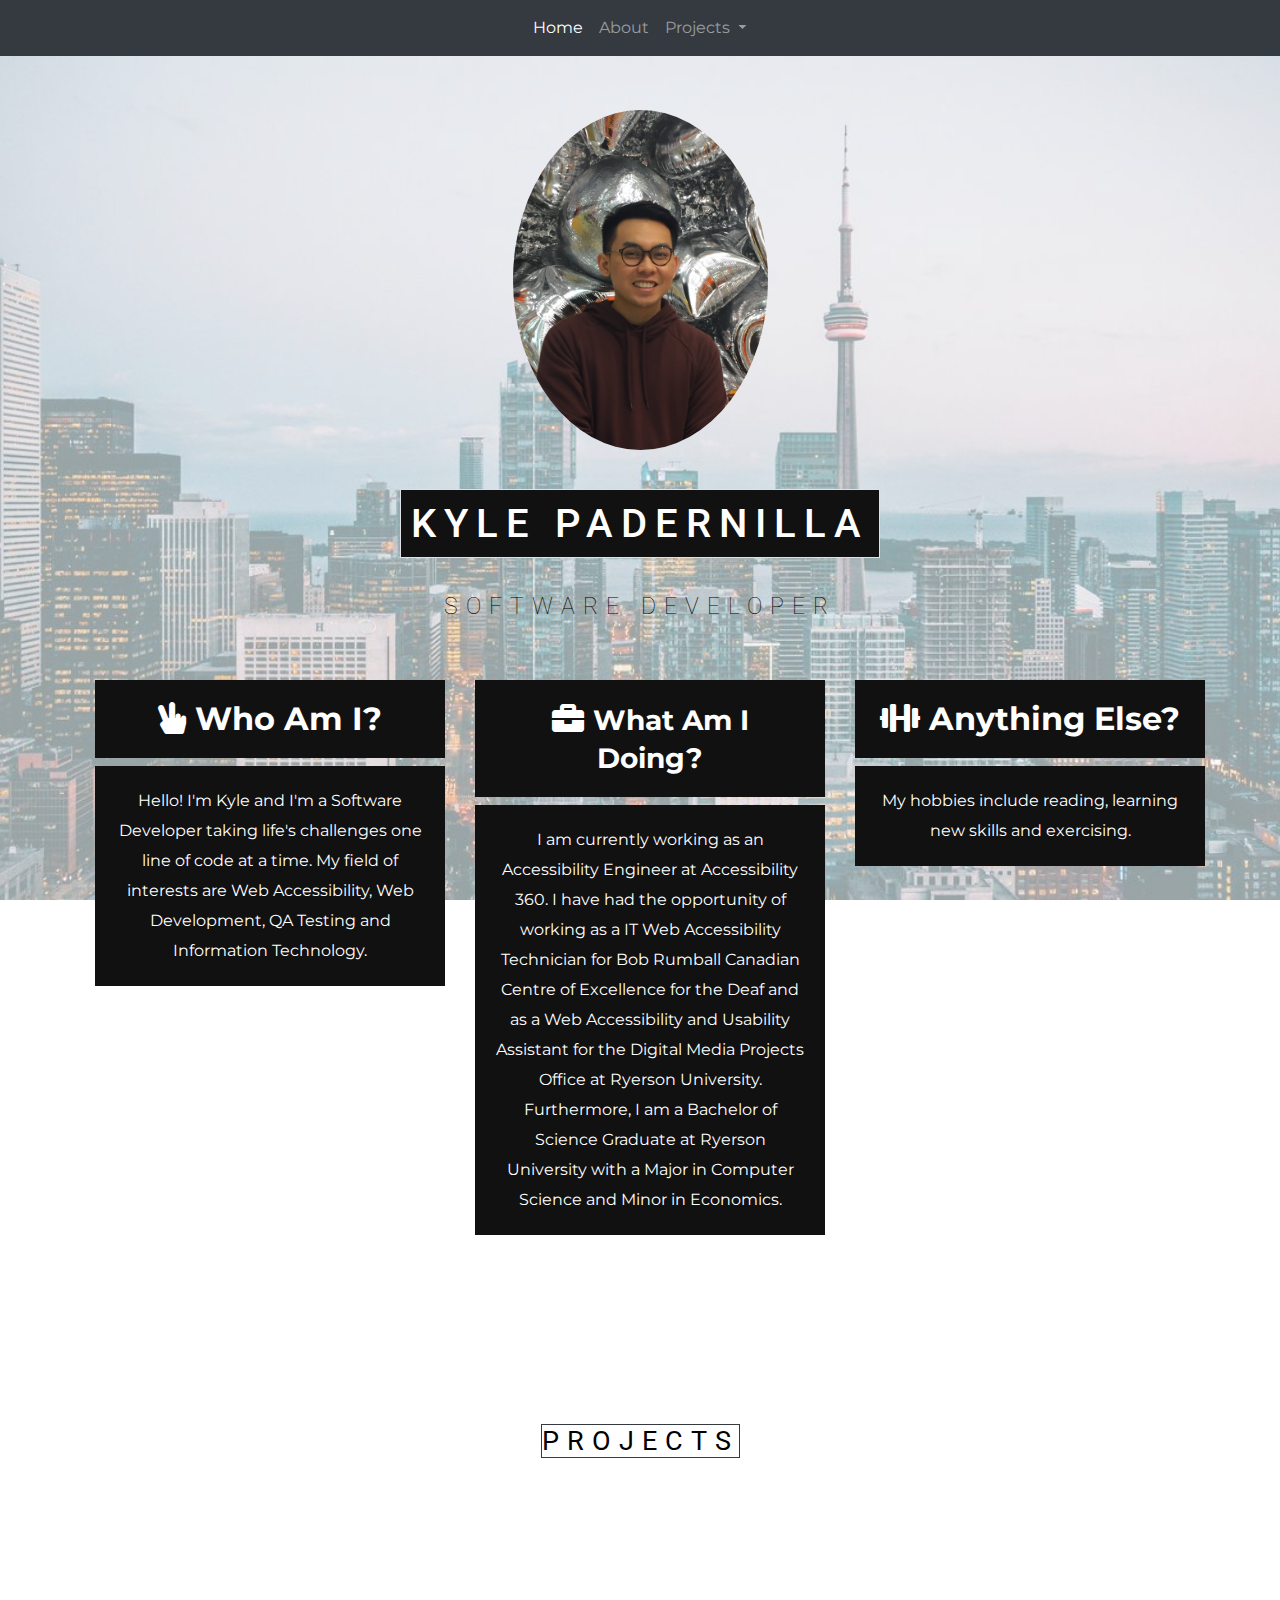
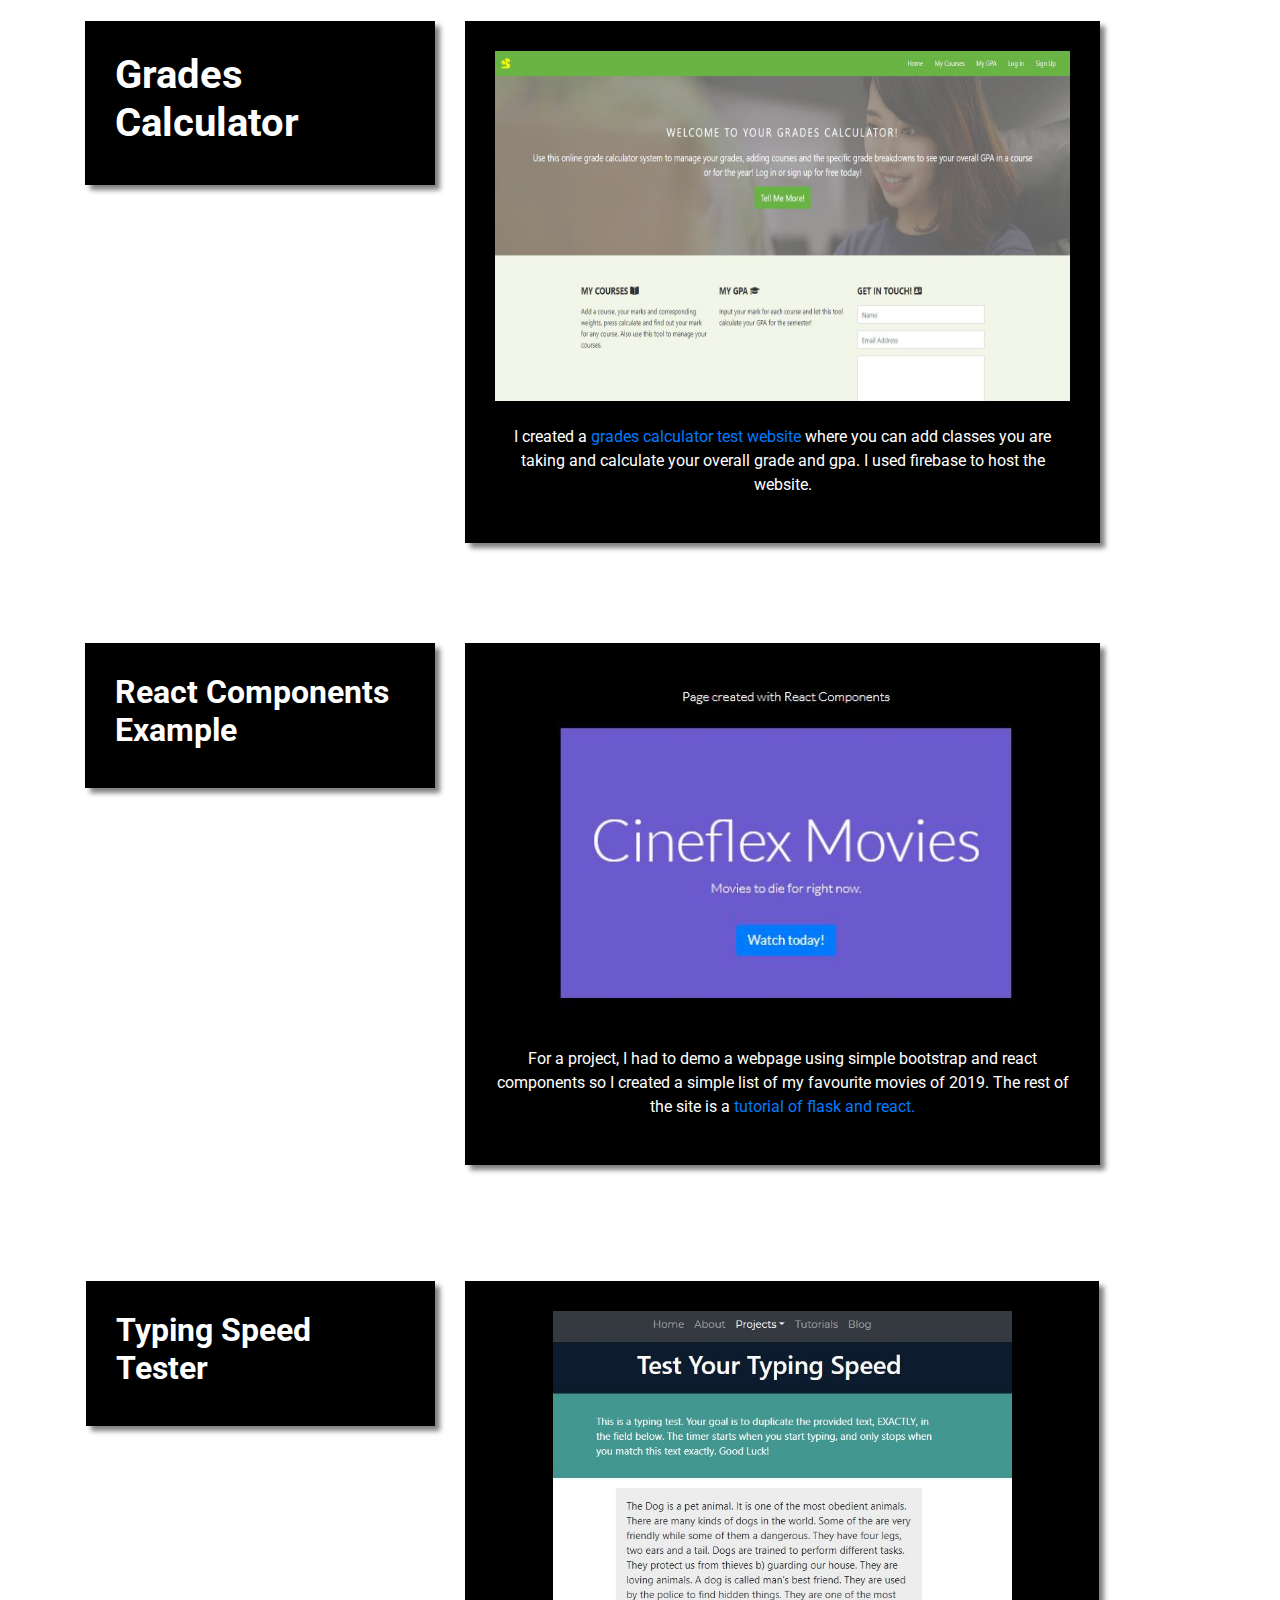
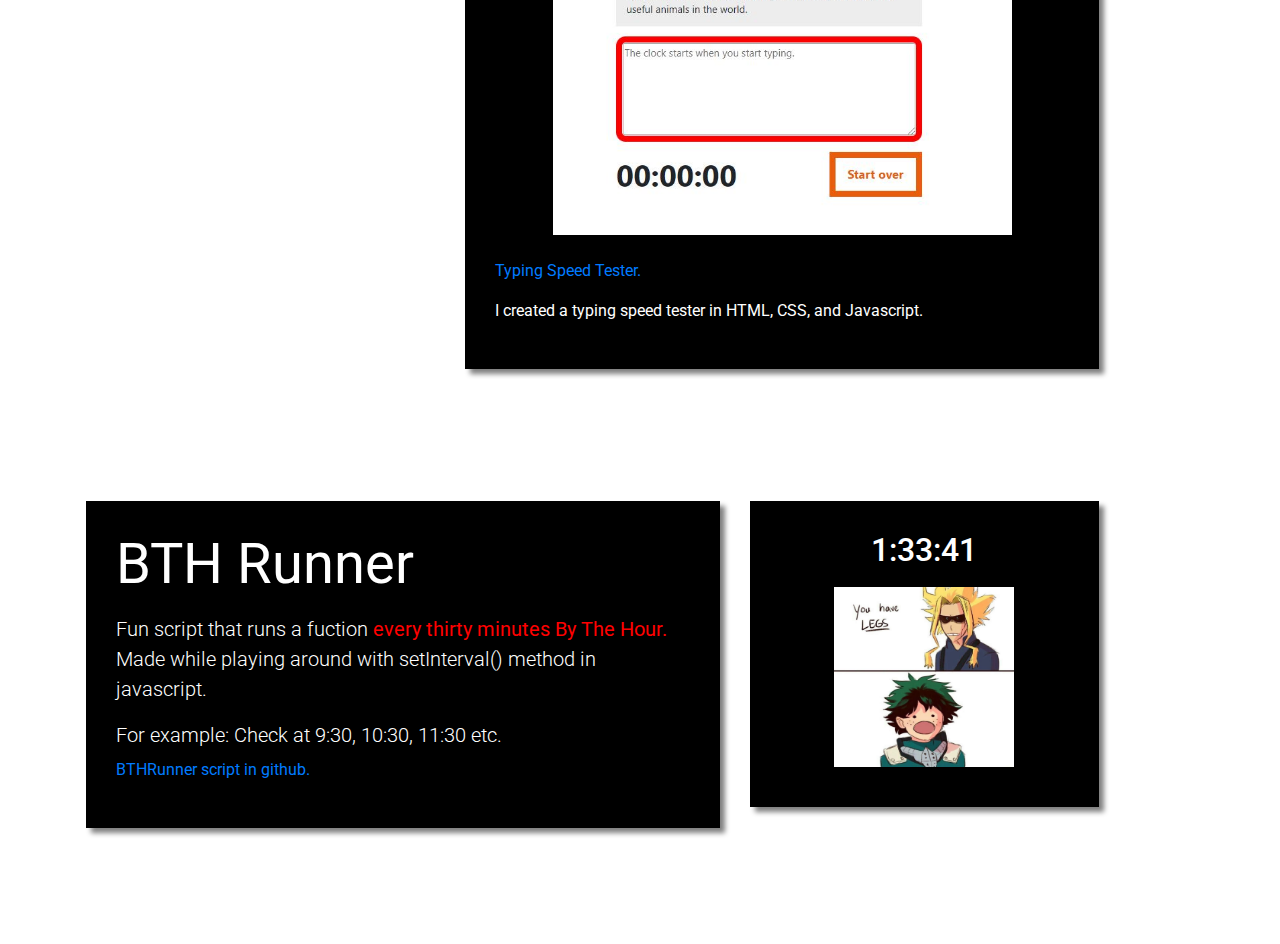
<file: index.html>
<!DOCTYPE html>
<html lang="en">
<head>
  <meta charset="UTF-8">
  <meta name="viewport" content="width=device-width, initial-scale=1.0">
  <meta http-equiv="X-UA-Compatible" content="ie=edge">
  <title>Kyle Padernilla</title>
  <link rel="icon" type="image/ico" href="images/bigger.jpg" />
  <link rel="stylesheet" href="styles/style.css">
  <link rel="stylesheet" href="https://stackpath.bootstrapcdn.com/bootstrap/4.3.1/css/bootstrap.min.css">
  <link href='https://fonts.googleapis.com/css?family=Montserrat' rel='stylesheet' type='text/css'>
  <link rel="stylesheet"  href="https://fonts.googleapis.com/css?family=Roboto">
  <link rel="stylesheet" href="https://use.fontawesome.com/releases/v5.7.0/css/all.css">
  <link href="https://use.fontawesome.com/releases/v5.0.7/css/all.css" rel="stylesheet">

  <!--Bootstrap -->
  <script src="https://ajax.googleapis.com/ajax/libs/jquery/3.3.1/jquery.min.js"></script>
  <script src="https://cdnjs.cloudflare.com/ajax/libs/popper.js/1.14.3/umd/popper.min.js"></script>
  <script src="https://stackpath.bootstrapcdn.com/bootstrap/4.1.3/js/bootstrap.min.js"></script>

  <!--Smooth Transition javascript file -->

  <!-- Main script file -->
  <script src= "script.js" async></script>

</head>

<body>

  <nav class="navbar navbar-expand-md navbar-dark fixed-top bg-dark">

    <div class="container">

      <button class="navbar-toggler" type="button" data-target="#navbarSupportedContent" aria-controls="navbarSupportedContent" aria-expanded="false" aria-label="Toggle navigation">
        <span class="navbar-toggler-icon"></span>
      </button>

      <div class="collapse navbar-collapse" id="navbarSupportedContent">
        <ul class="navbar-nav mr-auto">
          <li class="nav-item active">
            <a class="nav-link" href="index.html#topimage">Home<span class="sr-only">(current)</span></a>
          </li>
          <li class="nav-item">
            <a class="nav-link" href="../index.html#aboutme">About</a>
            <li class="nav-item">
              <div class=dropdown">
                 <a class="nav-link dropdown-toggle" href="#" id="navbarDropdown" role="button" data-toggle="dropdown" aria-haspopup="true" aria-expanded="false">
                Projects
                </a>
              <div class="dropdown-menu" aria-labelledby="navbarDropdown">
                <a class="dropdown-item" href="#gradecalc">Grade Calculator</a>
                <a class="dropdown-item" href="#reactcomp">React Component Example</a>
                <a class="dropdown-item" href="#typespeed">Speed Typing Test</a>
                <a class="dropdown-item" href="#bthrunner">BTH Function Runner</a>
              </div>
            </li>
          </li>
        </ul>
      </div>
    </div>
  </nav>

  <a class="anchor" name="topimage"></a>
  <div class="pimg1">
    <img class="avatar">
    <img class="image img-responsive" src="images/linkedin.jpg" alt="Kyle Padernilla"> </img>
  </img>
  <div class="ptext2">
                    <h1> <span class="border"> Kyle Padernilla
    </span> </h1>
    <div class="job_title pt-1">
      Software Developer
    </div>
  </div>
</div>

<a class="anchor" name="aboutme"></a>
<div  class="pimg2">
  <div class="container marketing">

    <!-- Three columns of text below the carousel -->
    <div class="row">
      <div class="col-lg-4">


        <h2>  <i class="fas fa-hand-peace"></i> <b>Who Am I?</b></h2>


        <p>
          Hello! I'm Kyle and I'm a Software Developer taking life's
          challenges one line of code at a time. My field of interests are Web Accessibility, Web Development, QA Testing and Information Technology.</br>
        </p>


      </div><!-- /.col-lg-4 -->
      <div class="col-lg-4">

        <h2><i class="fas fa-briefcase"></i> <b style="font-size: 28px">What Am I Doing?</b></h2>
        <p>I am currently working as an Accessibility Engineer at Accessibility 360. I have had the opportunity of working as a IT Web Accessibility Technician for
          Bob Rumball Canadian Centre of Excellence for the Deaf and as a Web Accessibility and Usability Assistant for the Digital Media Projects Office
          at Ryerson University. Furthermore, I am a Bachelor of Science Graduate at Ryerson University with a Major in Computer Science and Minor in Economics.
        </p>
      </div><!-- /.col-lg-4 -->
      <div class="col-lg-4 pb-5">

        <h2><i class="fas fa-dumbbell"></i> <b>Anything Else?</b></h2>
        <p>
          My hobbies include reading, learning new skills and exercising.
        </p>

      </div><!-- /.col-lg-4 -->
    </div><!-- /.row -->
  </div>
</div>

<section>

  <div class="pimg2" id="Projects">
    <div class="ptext">
      <span class="border trans border-dark">
        Projects
      </span>
    </div>
  </div>

  <div class="pimg2">

    <a class="anchor" name="gradecalc"></a>
    <div class="project2">

      <div class="container">

        <div class="row">
          <div class="col-md-4">

            <div class="firstColumn">

              <h1 class="headingbth"><strong>Grades Calculator</strong></h1>

            </div>

          </div>
          <div class="col-md-7">

            <div class="secondColumn">

              <a href="https://kylepadernilla.github.io/mvpteam/" target="_blank">
              <img class="mb-4" style="width:100%; height: 350px;"src="images/gradees.JPG" alt="grades calculator website.">
              </a>

                <p style="text-align: center;"> I created a <a href="https://kylepadernilla.github.io/mvpteam/">grades calculator test website<a/> where you can add classes you are taking and calculate your overall grade and gpa. I used firebase to host the website. </p>

              </div>


            </div>
          </div>
        </div>
      </div>

      <a class="anchor" name="reactcomp"></a>
      <div class="project2">

        <div class="container">

          <div class="row">
            <div class="col-md-4">

              <div class="firstColumn">

                <h2 class="headingbth"><strong>React Components Example</strong></h2>

              </div>

            </div>
            <div class="col-md-7">

              <div class="secondColumn">

                <a href="https://scs.ryerson.ca/~kpaderni/CPS530FinalProject/demo.html" target="_blank">
                <img class="mb-4" style="width:100%; height: 350px; "src="images/cineflex.JPG" alt="cineflex">
                </a>

                  <p style="text-align: center;"> For a project, I had to demo a webpage using simple bootstrap and react components so I created a simple list of my favourite movies of 2019. The rest of the site is a <a href="https://scs.ryerson.ca/~kpaderni/CPS530FinalProject/index.html">tutorial of flask and react.<a/></p>

                </div>


              </div>
            </div>
          </div>
        </div>

          <a class="anchor" name="typespeed"></a>
          <div class="project2">

            <div class="container p-3">

              <div class="row">
                <div class="col-md-4">

                  <div class="firstColumn">

                    <h2 class="headingbth"><strong>Typing Speed Tester</strong></h2>

                  </div>

                </div>
                <div class="col-md-7">

                  <div class="secondColumn">

                    <img class="mb-4" style="width:80%; display: block; margin-left: auto; margin-right: auto;"src="images/TypeSpeedTester.JPG" alt="type speed tester view.">

                    <p><a href="../pages/speedTypeTester.html" target="_blank"> Typing Speed Tester.</a> <p>

                      <p>I created a typing speed tester in HTML, CSS, and Javascript. </p>

                    </div>


                  </div>
                </div>
              </div>


            </div>

            <a class="anchor" name="bthrunner"></a>

            <div class="project2">

              <div class="container p-3">

                <div class="row">
                  <div class="col-md-7">

                    <div class="firstColumn">

                      <h2 class="headingbth display-4 font-itali"><strong>BTH Runner</strong></h2>
                      <p class="lead mt-3"> Fun script that runs a fuction <strong class="bTH">every thirty minutes By The Hour.</strong>
                        Made while playing around with setInterval() method in javascript.</p>
                        <p class="lead my-2">For example: Check at 9:30, 10:30, 11:30 etc. </p>

                        <p> <a href="https://github.com/kylepadernilla/bthRunner.git" target="_blank"> BTHRunner script in github.</a> <p>
                        </div>

                      </div>
                      <div class="col-md-4">

                        <div class="secondColumn">

                          <div class="timeFrame">

                          </div>

                        </div>


                      </div>
                    </div>
                  </div>

                </div>



          </div>


        </section>
        <script src="halfHour.js"> </script>
      </body>
      </html>
</file>
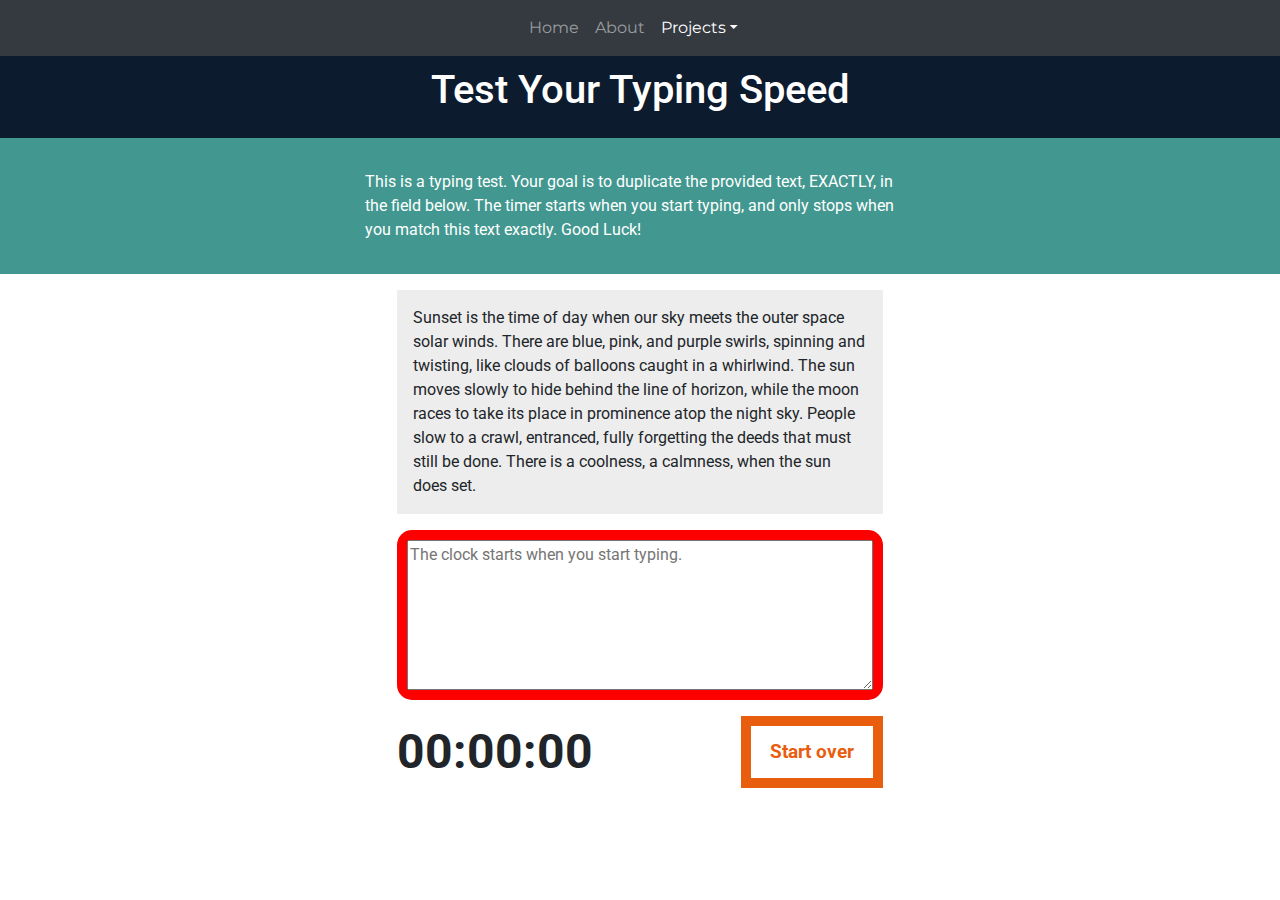
<file: pages/speedTypeTester.html>
<!DOCTYPE html>
<html lang="en-US">

<head>
    <meta charset="UTF-8">
    <meta name="viewport" content="width=device-width, initial-scale=1">
    <title>JS Typing Speed Test</title>
    <script src="../typeSpeed.js" async></script>
    <link rel="stylesheet" href="//fonts.googleapis.com/css?family=Source+Sans+Pro:400,400i,700,700i,900,900i" type="text/css" media="all">
    <link rel="stylesheet" href="../styles/typeSpeed.css">

    <link rel="stylesheet" href="https://stackpath.bootstrapcdn.com/bootstrap/4.3.1/css/bootstrap.min.css">
    <link href='https://fonts.googleapis.com/css?family=Montserrat' rel='stylesheet' type='text/css'>
    <link rel="stylesheet"  href="https://fonts.googleapis.com/css?family=Roboto">
    <link rel="stylesheet" href="https://use.fontawesome.com/releases/v5.7.0/css/all.css">

    <!--Bootstrap -->
    <script src="https://ajax.googleapis.com/ajax/libs/jquery/3.3.1/jquery.min.js"></script>
    <script src="https://cdnjs.cloudflare.com/ajax/libs/popper.js/1.14.3/umd/popper.min.js"></script>
    <script src="https://stackpath.bootstrapcdn.com/bootstrap/4.1.3/js/bootstrap.min.js"></script>

      <script src="../javascript/typeSpeed.js" async></script>
</head>

<body>


  <nav class="navbar navbar-expand-md navbar-dark fixed-top bg-dark">

    <div class="container">

      <button class="navbar-toggler" type="button" data-toggle="collapse" data-target="#navbarCollapse" aria-controls="navbarCollapse" aria-expanded="false" aria-label="Toggle navigation">
        <span class="navbar-toggler-icon"></span>
      </button>
      <div class="collapse navbar-collapse" id="navbarCollapse">
        <ul class="navbar-nav mr-auto">
          <li class="nav-item">
            <a class="nav-link" href="../index.html">Home<span class="sr-only">(current)</span></a>
          </li>
          <li class="nav-item">
            <a class="nav-link" href="../index.html#aboutme">About</a>
          </li>
          <li class="nav-item active">
            <a class="nav-link dropdown-toggle"id="" data-toggle="dropdown" aria-haspopup="true" aria-expanded="false">Projects</a>
            <div class="dropdown-menu" href="" aria-labelledby="dropdown01">
              <a class="dropdown-item" href="../index.html#gradecalc">Grade Calculator</a>
              <a class="dropdown-item" href="../index.html#reactcomp">React Component Example</a>
              <a class="dropdown-item" href="../index.html#typespeed">Speed Typing Test</a>
              <a class="dropdown-item" href="../index.html#bthrunner">BTH Function Runner</a>
            </div>
          </li>
        </ul>
      </div>
    </div>

  </nav>

    <header class="masthead" style="margin-top: 50px;">
        <h1>Test Your Typing Speed</h1>
    </header>
    <main class="main">
        <article class="intro">
            <p>This is a typing test. Your goal is to duplicate the provided text, EXACTLY, in the field below. The timer starts when you start typing, and only stops when you match this text exactly. Good Luck!</p>
        </article><!-- .intro -->
        <section class="test-area">

            <div id="origin-text">
                <p>Sunset is the time of day when our sky meets the outer space solar winds. There are blue, pink, and purple swirls, spinning and twisting, like clouds of balloons caught in a whirlwind. The sun moves slowly to hide behind the line of horizon, while the moon races to take its place in prominence atop the night sky. People slow to a crawl, entranced, fully forgetting the deeds that must still be done. There is a coolness, a calmness, when the sun does set.</p>
            </div><!-- #origin-text -->

            <div class="test-wrapper">
                <textarea id="test-area" name="textarea" rows="6" placeholder="The clock starts when you start typing."></textarea>
            </div><!-- .test-wrapper -->

            <div class="meta">
                <section id="clock">
                    <div class="timer">00:00:00</div>
                </section>

                <button id="reset">Start over</button>
            </div><!-- .meta -->
        </section><!-- .test-area -->
    </main>

</body>

</html>
</file>
<file: styles/style.css>
body, html{
  height:100%;
  width:100%;
  margin:0;
  font-size:16px;
  font-family:"Lato", sans-serif;
  font-weight:400;
  line-height:1.8em;
}

a.anchor {
    display: block;
    position: relative;
    top: -70px;
    visibility: hidden; }


html{
  scroll-behavior: smooth;
}


.pimg1, .pimg2, .pimg3, .pimg4{
  position:relative;
  background-position:center center;
  background-size:cover;
  background-repeat:no-repeat;
  width:100%;

  /*
  fixed = parallax
  scroll = normal
  */
  background-attachment:fixed;
}


.pimg1{
  background-image:url('../images/transparent.png');
  min-height:650px;
}

.pimg2{
  background-image:url('../images/transparent.png');
  min-height:400px;
}

.pimg3{
  background-image:url('../images/image3.jpg');
  min-height:575px;
}

.pimg4{
  background-image:url('../images/image4.jpg');
  min-height:400px;

}

.project2{
color:white;
padding-bottom: 100px;
}

.section-light{
  background-color:#f4f4f4;
  color:#666;
}

.section-dark{
  background-color:#282e34;
  color:#ddd;
}

.ptext{
  position:absolute;
  top:50%;
  width:100%;
  text-align:center;
  color:black;
  font-size:27px;
  letter-spacing:8px;
  text-transform:uppercase;
}

.ptext2{
  position:relative;
  text-align:center;
  color:#000;
  font-size:28px;
  font-weight: 50;
  letter-spacing:8px;
  text-transform:uppercase;
}

.ptext2 .border{
  background-color:#111;
  color:#fff;
  padding:10px;
}

.ptext3{
  position:absolute;
  background-color:transparent;
  top:30%;
  width:100%;
  text-align:center;
  color:#000;
  font-size:27px;
  letter-spacing:8px;
  text-transform:uppercase;

}



.navbar-nav.mr-auto li a{
  font-family: 'Montserrat', cursive;

}

.navbar-nav.mr-auto{
position: relative;
 left: 50%;
 transform: translatex(-50%);
}

.avatar,.image {
  margin: 50px;
  border-radius: 50%;

}
.image{
  display: block;
  margin-top: 10px;
  margin-left: auto;
  margin-right: auto;
  width:255px;
}

.container.marketing {
  position: relative;
  top: 30px;
  left: 10px;
}

/* Center align the text within the three columns below the carousel*/
.marketing{
  color:#fff;
}
  .marketing p{
  background-color:#111;
  font-family: 'Montserrat', cursive;
  text-align: center;
  padding:20px;
  line-height: 30px;
}

.marketing h2{
  background-color:#111;
  font-family: 'Montserrat', cursive;
  text-align: center;
  padding:20px;

}


.job_title{
  font-size:23px;
  font-family: 'Roboto';
  position:relative;
  top:30px;

}

.hero {

  height: 200px;
   width: 200px;

}

.timeFrame{
    text-align:center;
    font-weight:400;
    font-size:30px;
}

.bTH{
  color:red;
}

.firstColumn{
  background-color: black;
  box-shadow: 5px 5px 5px grey;
  padding: 30px;
}

.secondColumn{
  background-color: black;
  box-shadow: 5px 5px 5px grey;
  padding: 30px;
}
</file>
<file: styles/typeSpeed.css>
.navbar-nav.mr-auto li a{
  font-family: 'Montserrat';

}

.navbar-nav.mr-auto{
position: relative;
 left: 50%;
 transform: translatex(-53%);
}



a.anchor {
    display: block;
    position: relative;
    top: -70px;
    visibility: hidden;
   }

	 
/*--------------------------------------------------------------
Typography
--------------------------------------------------------------*/

body,
button,
input,
select,
textarea {
	font-family: 'Source Sans Pro', 'Helvetica', Arial, sans-serif;
	font-size: 20px;
	line-height: 1.5;
}

h1,
h2,
h3,
h4,
h5,
h6 {
	clear: both;
}

p {
	margin-bottom: 1.5em;
}

b,
strong {
	font-weight: bold;
}

dfn,
cite,
em,
i {
	font-style: italic;
}

blockquote {
	margin: 0 1.5em;
}

address {
	margin: 0 0 1.5em;
}

pre {
	background: #eee;
	font-family: "Courier 10 Pitch", Courier, monospace;
	font-size: 15px;
	font-size: 1.5rem;
	line-height: 1.6;
	margin-bottom: 1.6em;
	max-width: 100%;
	overflow: auto;
	padding: 1.6em;
}

code,
kbd,
tt,
var {
	font: 15px Monaco, Consolas, "Andale Mono", "DejaVu Sans Mono", monospace;
}

abbr,
acronym {
	border-bottom: 1px dotted #666;
	cursor: help;
}

mark,
ins {
	background: #fff9c0;
	text-decoration: none;
}

sup,
sub {
	font-size: 75%;
	height: 0;
	line-height: 0;
	position: relative;
	vertical-align: baseline;
}

sup {
	bottom: 1ex;
}

sub {
	top: .5ex;
}

small {
	font-size: 75%;
}

big {
	font-size: 125%;
}

/*--------------------------------------------------------------
Layout
--------------------------------------------------------------*/
body {
    margin: 0;
    padding: 0;
}

.masthead {
    padding: 1em 2em;
    background-color: #0D1B2E;
    color: white;
}

.masthead h1 {
    text-align: center;
}

.intro {
    padding: 2em 2em;
    color: #ffffff;
    background: #429890;
}


.intro p,
.test-area {
    margin: 0 auto;
    max-width: 550px;
}

.test-area {
    margin-bottom: 4em;
    padding: 0 2em;
}

.test-wrapper {
    border: 10px solid red;
    border-radius: 15px;
}

#origin-text {
    margin: 1em 0;
    padding: 1em 1em 0;
    background-color: #ededed;
}

#origin-text p {
    margin: 0;
    padding-bottom: 1em;
}

.test-wrapper {
    height: 200%;
    display: flex;
}

.test-wrapper textarea {
    flex: 1;
}

.meta {
    margin-top: 1em;
    display: flex;
    justify-content: space-between;
    flex-wrap: wrap;
}

.timer {
    font-size: 3em;
    font-weight: bold;
}

#reset {
    padding: .5em 1em;
    font-size: 1.2em;
    font-weight: bold;
    color: #E95D0F;
    background: white ;
    border: 10px solid #E95D0F;
}

#reset:hover {
    color: white;
    background-color: #E95D0F;
}
</file>
